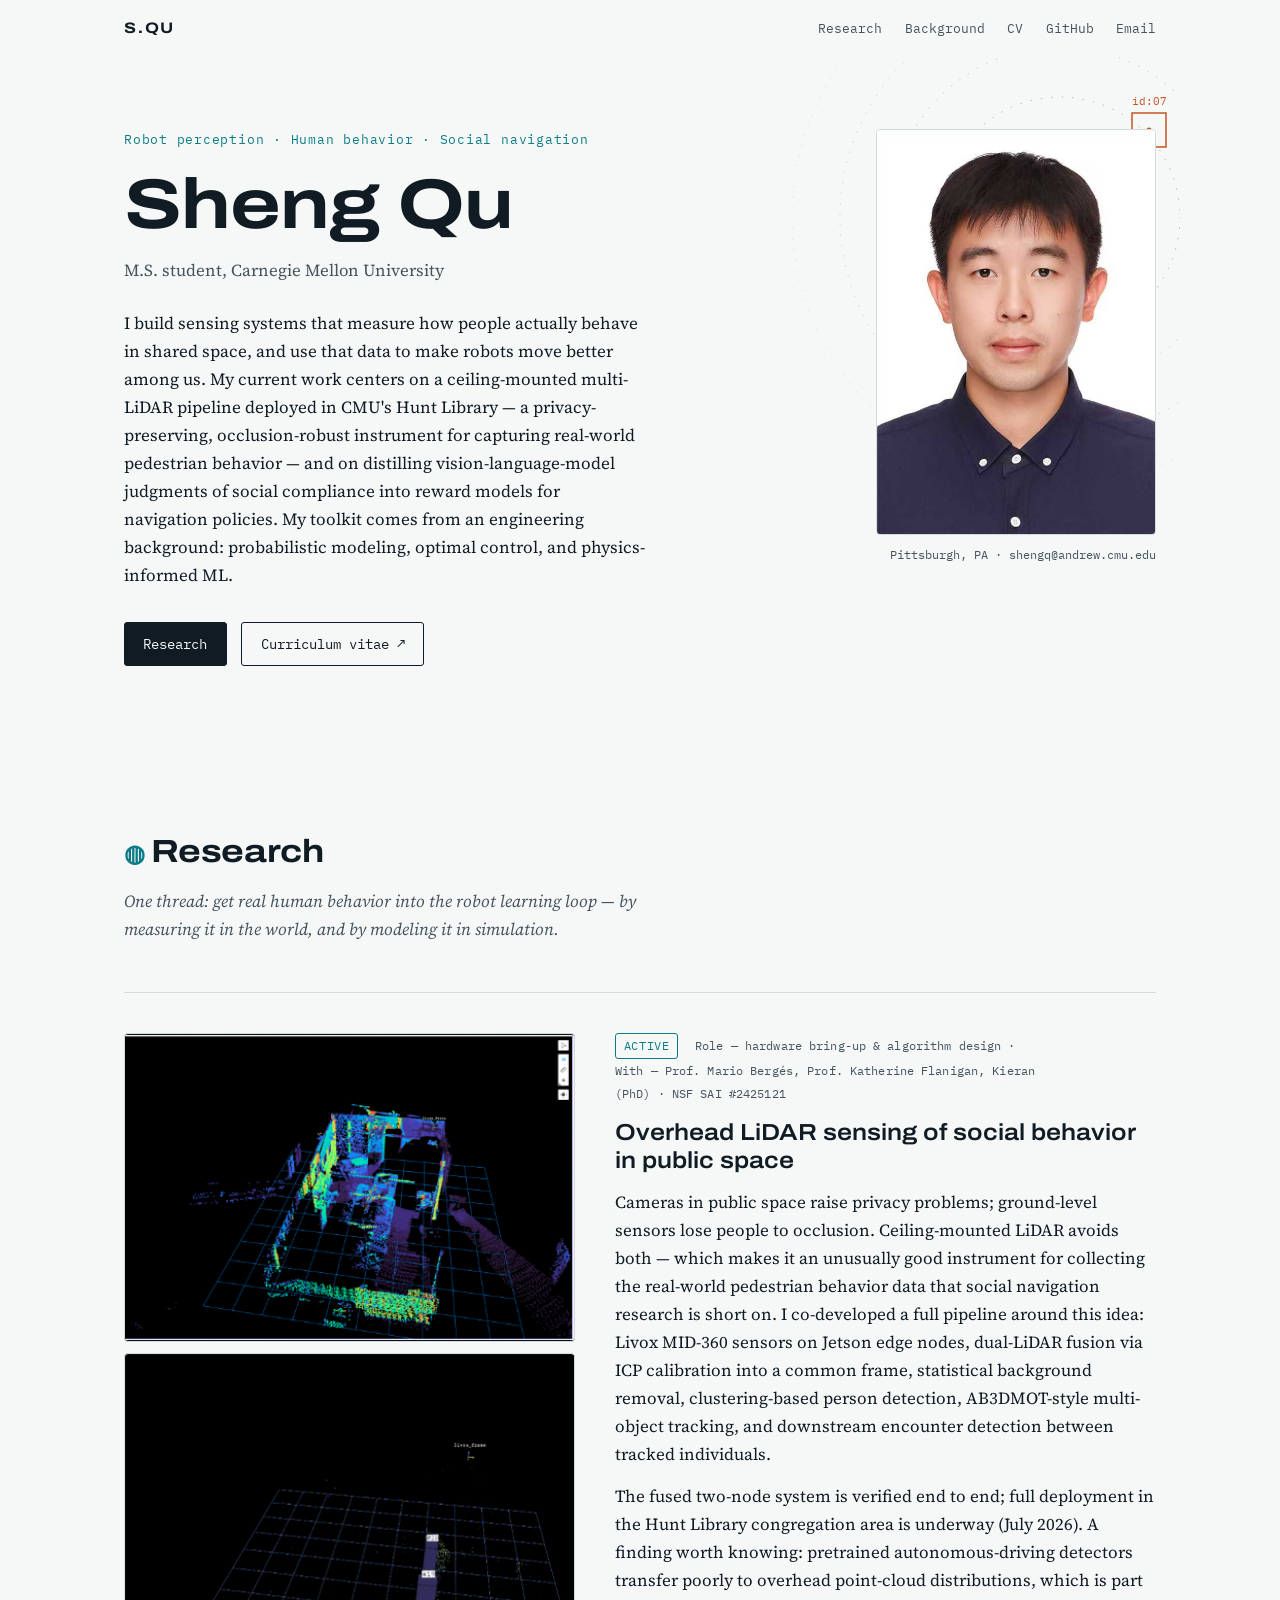
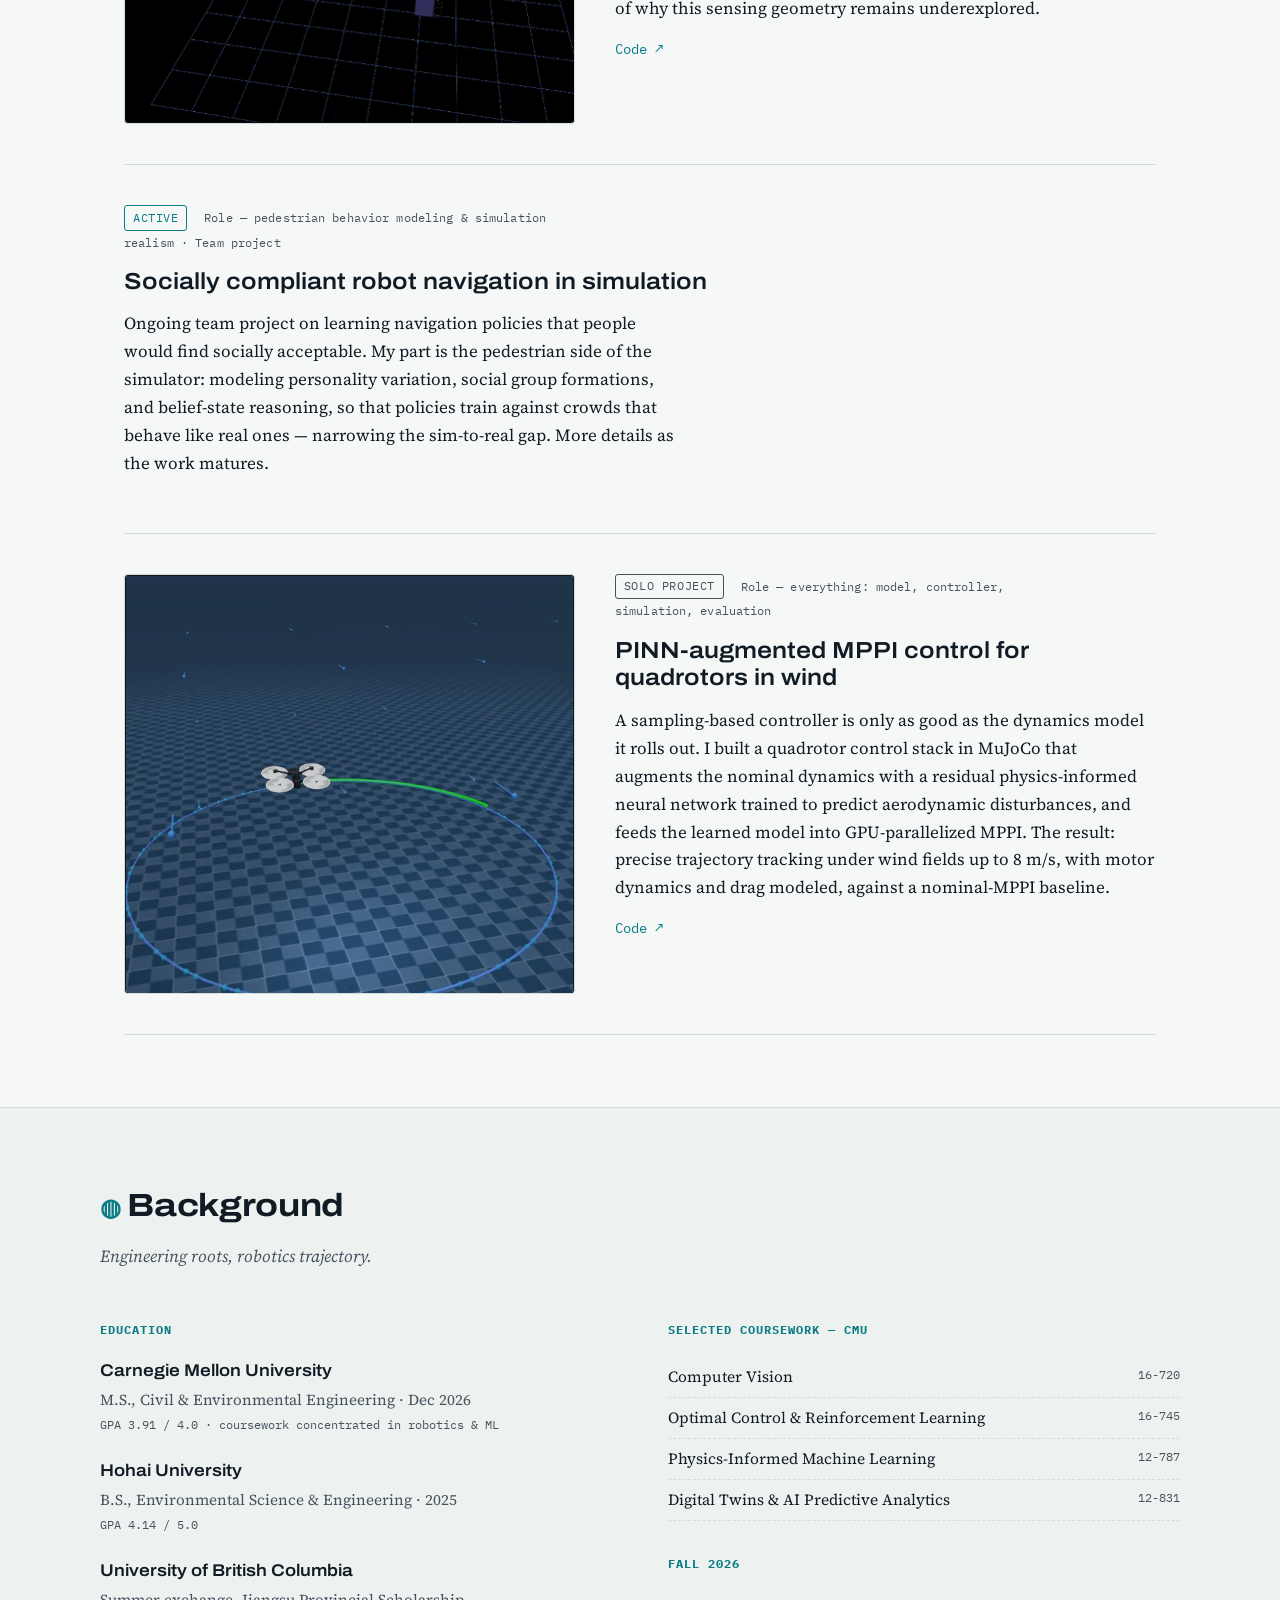
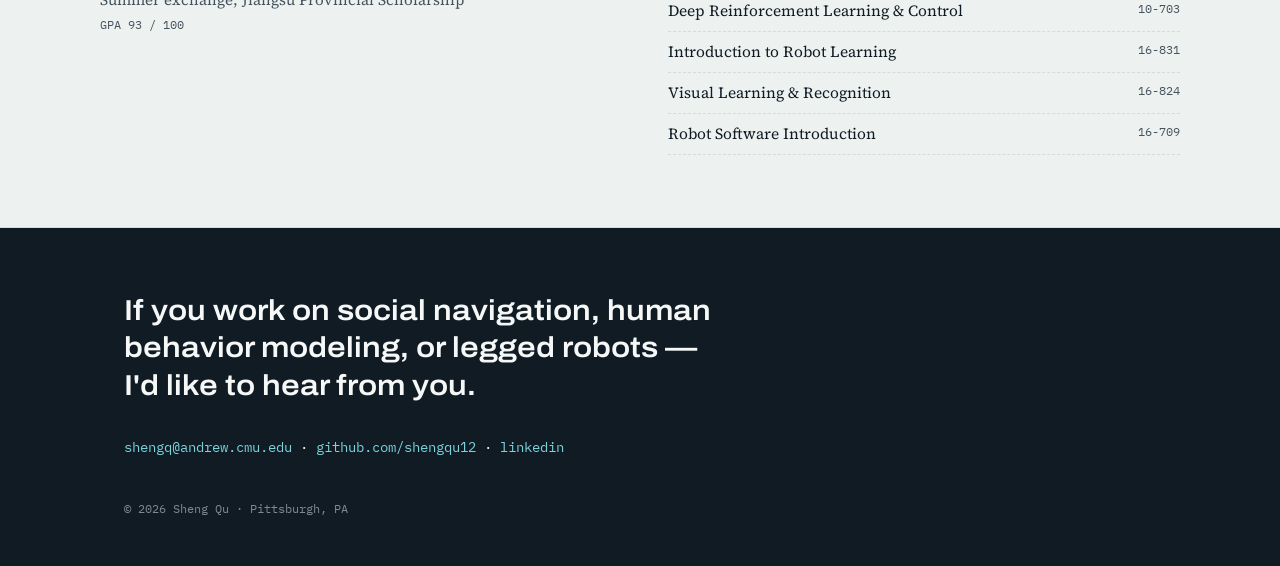
<file: index.html>
<!DOCTYPE html>
<html lang="en">
<head>
<meta charset="UTF-8">
<meta name="viewport" content="width=device-width, initial-scale=1.0">
<title>Sheng Qu — Robot Perception & Social Navigation</title>
<meta name="description" content="Sheng Qu — M.S. student at Carnegie Mellon University working on LiDAR-based human behavior sensing and socially compliant robot navigation. Seeking PhD positions in robotics, Fall 2027.">
<link rel="preconnect" href="https://fonts.googleapis.com">
<link rel="preconnect" href="https://fonts.gstatic.com" crossorigin>
<link href="https://fonts.googleapis.com/css2?family=Archivo:wdth,wght@62..125,400..700&family=Source+Serif+4:ital,opsz,wght@0,8..60,400..600;1,8..60,400&family=IBM+Plex+Mono:wght@400;500&display=swap" rel="stylesheet">
<link rel="stylesheet" href="style.css">
</head>
<body>

<nav class="nav">
  <a class="nav-name" href="#top">S.QU</a>
  <div class="nav-links">
    <a href="#research">Research</a>
    <a href="#background">Background</a>
    <a href="assets/cv.pdf" target="_blank" rel="noopener">CV</a>
    <a href="https://github.com/shengqu12" target="_blank" rel="noopener">GitHub</a>
    <a href="mailto:shengq@andrew.cmu.edu">Email</a>
  </div>
</nav>

<!-- ============ HERO ============ -->
<header class="hero" id="top">
  <div class="hero-scan" aria-hidden="true">
    <svg viewBox="0 0 560 560" xmlns="http://www.w3.org/2000/svg">
      <defs>
        <radialGradient id="fade" cx="50%" cy="50%" r="50%">
          <stop offset="60%" stop-color="var(--scan)" stop-opacity="0.9"/>
          <stop offset="100%" stop-color="var(--scan)" stop-opacity="0"/>
        </radialGradient>
      </defs>
      <g class="scan-rings" stroke="var(--scan)" fill="none" stroke-dasharray="1.5 9">
        <circle cx="280" cy="280" r="70"  stroke-opacity="0.55"/>
        <circle cx="280" cy="280" r="120" stroke-opacity="0.45"/>
        <circle cx="280" cy="280" r="170" stroke-opacity="0.35"/>
        <circle cx="280" cy="280" r="220" stroke-opacity="0.25"/>
        <circle cx="280" cy="280" r="268" stroke-opacity="0.15"/>
      </g>
      <g class="sweep">
        <line x1="280" y1="280" x2="280" y2="8" stroke="url(#fade)" stroke-width="1.5"/>
      </g>
      <circle cx="280" cy="280" r="5" fill="var(--scan)"/>
      <!-- tracked pedestrians -->
      <g class="track" font-family="'IBM Plex Mono', monospace" font-size="11">
        <rect x="352" y="176" width="34" height="34" fill="none" stroke="var(--signal)" stroke-width="1.5"/>
        <text x="352" y="168" fill="var(--signal)">id:07</text>
        <circle cx="369" cy="193" r="2.5" fill="var(--signal)"/>
        <path d="M369 193 q-30 22 -46 58" stroke="var(--signal)" stroke-width="1" fill="none" stroke-dasharray="2 4" opacity="0.7"/>
      </g>
      <g class="track track-2" font-family="'IBM Plex Mono', monospace" font-size="11">
        <rect x="156" y="330" width="34" height="34" fill="none" stroke="var(--scan)" stroke-width="1.5"/>
        <text x="156" y="322" fill="var(--scan)">id:12</text>
        <circle cx="173" cy="347" r="2.5" fill="var(--scan)"/>
        <path d="M173 347 q42 -8 78 -34" stroke="var(--scan)" stroke-width="1" fill="none" stroke-dasharray="2 4" opacity="0.7"/>
      </g>
    </svg>
  </div>

  <div class="hero-inner">
    <div class="hero-text">
      <p class="eyebrow">Robot perception · Human behavior · Social navigation</p>
      <h1>Sheng&nbsp;Qu</h1>
      <p class="hero-role">M.S. student, Carnegie Mellon University<br>
      <span class="hero-seeking"></span></p>
      <p class="hero-bio">
        I build sensing systems that measure how people actually behave in shared space,
        and use that data to make robots move better among us. My current work centers on a
        ceiling-mounted multi-LiDAR pipeline deployed in CMU's Hunt Library — a
        privacy-preserving, occlusion-robust instrument for capturing real-world pedestrian
        behavior — and on distilling vision-language-model judgments of social compliance
        into reward models for navigation policies. My toolkit comes from an engineering
        background: probabilistic modeling, optimal control, and physics-informed ML.
      </p>
      <div class="hero-actions">
        <a class="btn btn-solid" href="#research">Research</a>
        <a class="btn" href="assets/cv.pdf" target="_blank" rel="noopener">Curriculum vitae ↗</a>
      </div>
    </div>
    <figure class="hero-photo">
      <img src="assets/headshot.jpg" alt="Portrait of Sheng Qu" width="280" height="373">
      <figcaption class="mono">Pittsburgh, PA · shengq@andrew.cmu.edu</figcaption>
    </figure>
  </div>
</header>

<!-- ============ RESEARCH ============ -->
<main>
<section class="section" id="research">
  <div class="section-head">
    <h2>Research</h2>
    <p class="section-sub">One thread: get real human behavior into the robot learning loop —
    by measuring it in the world, and by modeling it in simulation.</p>
  </div>

  <!-- Project 1 -->
  <article class="project">
    <div class="project-media project-media-double">
      <img src="assets/lidar-scene.png" alt="Fused dual-LiDAR point cloud of an indoor scene, colored by height">
      <img src="assets/lidar-tracking.png" alt="Detected and tracked pedestrians shown as 3D bounding boxes on the LiDAR ground grid">
    </div>
    <div class="project-body">
      <p class="meta mono">
        <span class="tag tag-active">Active</span>
        Role — hardware bring-up &amp; algorithm design ·
        With — Prof. Mario Bergés, Prof. Katherine Flanigan, Kieran (PhD) ·
        NSF SAI #2425121
      </p>
      <h3>Overhead LiDAR sensing of social behavior in public space</h3>
      <p>
        Cameras in public space raise privacy problems; ground-level sensors lose people to
        occlusion. Ceiling-mounted LiDAR avoids both — which makes it an unusually good
        instrument for collecting the real-world pedestrian behavior data that social
        navigation research is short on. I co-developed a full pipeline around this idea:
        Livox MID-360 sensors on Jetson edge nodes, dual-LiDAR fusion via ICP calibration
        into a common frame, statistical background removal, clustering-based person
        detection, AB3DMOT-style multi-object tracking, and downstream encounter detection
        between tracked individuals.
      </p>
      <p>
        The fused two-node system is verified end to end; full deployment in the Hunt
        Library congregation area is underway (July 2026). A finding worth knowing:
        pretrained autonomous-driving detectors transfer poorly to overhead point-cloud
        distributions, which is part of why this sensing geometry remains underexplored.
      </p>
      <p class="links mono">
        <a href="https://github.com/shengqu12/Lidar_Social_Recognition" target="_blank" rel="noopener">Code ↗</a>
      </p>
    </div>
  </article>

  <!-- Project 2 -->
  <article class="project project-compact">
    <div class="project-body">
      <p class="meta mono">
        <span class="tag tag-active">Active</span>
        Role — pedestrian behavior modeling &amp; simulation realism · Team project
      </p>
      <h3>Socially compliant robot navigation in simulation</h3>
      <p>
        Ongoing team project on learning navigation policies that people would find
        socially acceptable. My part is the pedestrian side of the simulator: modeling
        personality variation, social group formations, and belief-state reasoning, so
        that policies train against crowds that behave like real ones — narrowing the
        sim-to-real gap. More details as the work matures.
      </p>
    </div>
  </article>

  <!-- Project 3 -->
  <article class="project">
    <div class="project-media">
      <img src="assets/pinn-demo.png" alt="Quadrotor in MuJoCo tracking a circular reference trajectory under a visualized wind field">
    </div>
    <div class="project-body">
      <p class="meta mono">
        <span class="tag">Solo project</span>
        Role — everything: model, controller, simulation, evaluation
      </p>
      <h3>PINN-augmented MPPI control for quadrotors in wind</h3>
      <p>
        A sampling-based controller is only as good as the dynamics model it rolls out.
        I built a quadrotor control stack in MuJoCo that augments the nominal dynamics
        with a residual physics-informed neural network trained to predict aerodynamic
        disturbances, and feeds the learned model into GPU-parallelized MPPI. The result:
        precise trajectory tracking under wind fields up to 8&nbsp;m/s, with motor dynamics
        and drag modeled, against a nominal-MPPI baseline.
      </p>
      <p class="links mono">
        <a href="https://github.com/shengqu12/PINN-based-MPPI-for-Quadrotors-under-Wind-Disturbance" target="_blank" rel="noopener">Code ↗</a>
      </p>
    </div>
  </article>
</section>

<!-- ============ BACKGROUND ============ -->
<section class="section section-alt" id="background">
  <div class="section-head">
    <h2>Background</h2>
    <p class="section-sub">Engineering roots, robotics trajectory.</p>
  </div>

  <div class="bg-grid">
    <div class="bg-col">
      <h4 class="mono bg-label">Education</h4>
      <ul class="edu">
        <li>
          <strong>Carnegie Mellon University</strong>
          <span>M.S., Civil &amp; Environmental Engineering · Dec 2026</span>
          <span class="mono edu-note">GPA 3.91 / 4.0 · coursework concentrated in robotics &amp; ML</span>
        </li>
        <li>
          <strong>Hohai University</strong>
          <span>B.S., Environmental Science &amp; Engineering · 2025</span>
          <span class="mono edu-note">GPA 4.14 / 5.0</span>
        </li>
        <li>
          <strong>University of British Columbia</strong>
          <span>Summer exchange, Jiangsu Provincial Scholarship</span>
          <span class="mono edu-note">GPA 93 / 100</span>
        </li>
      </ul>
    </div>
    <div class="bg-col">
      <h4 class="mono bg-label">Selected coursework — CMU</h4>
      <ul class="course-list">
        <li>Computer Vision <span class="mono">16-720</span></li>
        <li>Optimal Control &amp; Reinforcement Learning <span class="mono">16-745</span></li>
        <li>Physics-Informed Machine Learning<span class="mono">12-787</span></li>
        <li>Digital Twins &amp; AI Predictive Analytics<span class="mono">12-831</span></li>
      </ul>
      <h4 class="mono bg-label">Fall 2026</h4>
      <ul class="course-list">
        <li>Deep Reinforcement Learning &amp; Control <span class="mono">10-703</span></li>
        <li>Introduction to Robot Learning <span class="mono">16-831</span></li>
        <li>Visual Learning &amp; Recognition <span class="mono">16-824</span></li>
        <li>Robot Software Introduction <span class="mono">16-709</span></li>
      </ul>
    </div>
  </div>
</section>

<!-- ============ CONTACT ============ -->
<footer class="footer" id="contact">
  <div class="footer-inner">
    <p class="footer-big">If you work on social navigation, human behavior modeling,
    or legged robots — I'd like to hear from you.</p>
    <p class="mono footer-links">
      <a href="mailto:shengq@andrew.cmu.edu">shengq@andrew.cmu.edu</a> ·
      <a href="https://github.com/shengqu12" target="_blank" rel="noopener">github.com/shengqu12</a> ·
      <a href="https://www.linkedin.com/in/shengqu12123/" target="_blank" rel="noopener">linkedin</a>
    </p>
    <p class="mono footer-fine">© 2026 Sheng Qu · Pittsburgh, PA</p>
  </div>
</footer>
</main>

</body>
</html>
</file>
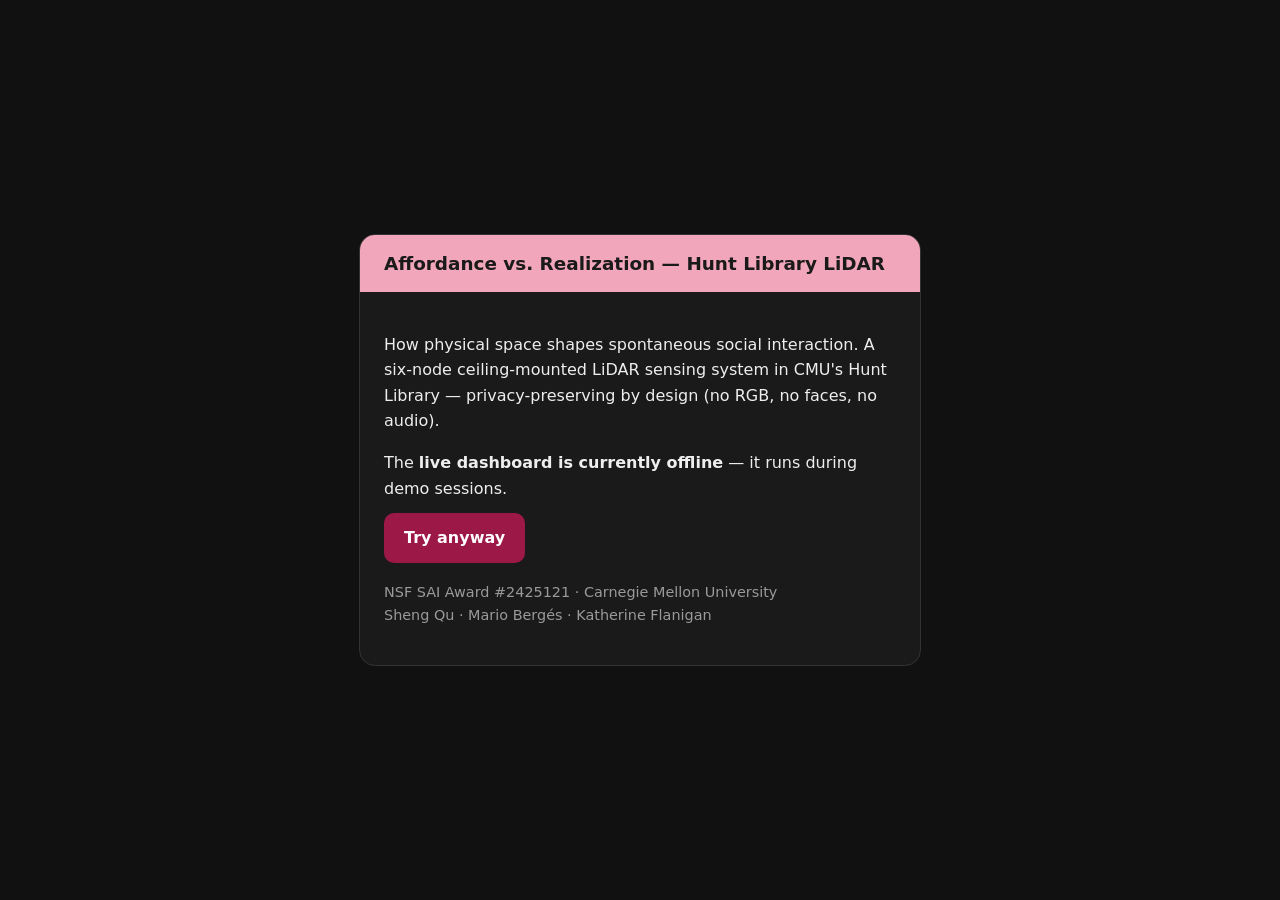
<file: hunt-demo/index.html>
<!DOCTYPE html>
<html lang="en">
<head>
<meta charset="utf-8">
<meta name="viewport" content="width=device-width, initial-scale=1">
<title>Hunt Library LiDAR — Demo</title>
<script>
  // ======= EDIT THESE when things move =======
  const LIVE_URL = "https://sheng-linux.tail5f2901.ts.net/"; // live dashboard (Funnel); "" = none
  const PROBE_MS = 3000;                                     // liveness check timeout
  // ===========================================
</script>
<style>
  :root { --pink:#F2A6BB; --dark:#9C1846; --ink:#1a1a1a; }
  body { margin:0; background:#111; color:#eee;
         font-family:system-ui,-apple-system,sans-serif;
         min-height:100vh; display:flex; align-items:center; justify-content:center; }
  .card { max-width:560px; margin:24px; background:#1a1a1a; border-radius:16px;
          overflow:hidden; border:1px solid #333; }
  .head { background:var(--pink); color:var(--ink); padding:18px 24px;
          font-weight:800; font-size:1.15rem; }
  .body { padding:24px; line-height:1.6; }
  .btn  { display:inline-block; margin-top:12px; padding:12px 20px;
          background:var(--dark); color:#fff; border-radius:10px;
          text-decoration:none; font-weight:700; }
  .muted { color:#9a9a9a; font-size:.9rem; margin-top:18px; }
</style>
</head>
<body>
  <div class="card">
    <div class="head">Affordance vs. Realization — Hunt Library LiDAR</div>
    <div class="body">
      <p>How physical space shapes spontaneous social interaction. A six-node
         ceiling-mounted LiDAR sensing system in CMU's Hunt Library —
         privacy-preserving by design (no RGB, no faces, no audio).</p>
      <p id="cta"><strong>Checking whether the live dashboard is up…</strong></p>
      <p class="muted">NSF SAI Award #2425121 · Carnegie Mellon University<br>
         Sheng Qu · Mario Bergés · Katherine Flanigan</p>
    </div>
  </div>
  <script>
    (async () => {
      const cta = document.getElementById('cta');
      if (!LIVE_URL) {
        cta.innerHTML = '<strong>Demo video coming soon.</strong> Check back shortly!';
        return;
      }
      const ctl = new AbortController();
      const t = setTimeout(() => ctl.abort(), PROBE_MS);
      try {
        await fetch(LIVE_URL, { mode: 'no-cors', cache: 'no-store', signal: ctl.signal });
        clearTimeout(t);
        cta.innerHTML = 'Live dashboard is up — taking you there… ' +
          '<br><a class="btn" href="' + LIVE_URL + '">Open now</a>';
        location.replace(LIVE_URL);
      } catch (e) {
        clearTimeout(t);
        cta.innerHTML = 'The <strong>live dashboard is currently offline</strong> — ' +
          'it runs during demo sessions.' +
          '<br><a class="btn" href="' + LIVE_URL + '">Try anyway</a>';
      }
    })();
  </script>
</body>
</html>
</file>
<file: style.css>
/* ==========================================================
   Sheng Qu — academic site
   Palette: cool paper ground, ink text, LiDAR teal, signal orange
   Type: Archivo (display) · Source Serif 4 (body) · IBM Plex Mono (meta)
   ========================================================== */

:root {
  --paper:  #F6F8F7;
  --panel:  #EDF1EF;
  --ink:    #101B24;
  --slate:  #45535E;
  --scan:   #0B7C86;   /* point-cloud teal */
  --signal: #C2410C;   /* intensity orange — small doses only */
  --rule:   #D4DCD9;
  --maxw: 1080px;
}

* { margin: 0; padding: 0; box-sizing: border-box; }

html { scroll-behavior: smooth; }
@media (prefers-reduced-motion: reduce) {
  html { scroll-behavior: auto; }
  .sweep, .scan-rings { animation: none !important; }
}

body {
  background: var(--paper);
  color: var(--ink);
  font-family: 'Source Serif 4', Georgia, serif;
  font-size: 1.06rem;
  line-height: 1.65;
  -webkit-font-smoothing: antialiased;
}

.mono { font-family: 'IBM Plex Mono', monospace; }

a { color: var(--scan); text-decoration: none; }
a:hover { text-decoration: underline; text-underline-offset: 3px; }
a:focus-visible { outline: 2px solid var(--signal); outline-offset: 3px; border-radius: 2px; }

/* ---------- nav ---------- */
.nav {
  position: sticky; top: 0; z-index: 10;
  display: flex; justify-content: space-between; align-items: center;
  max-width: var(--maxw); margin: 0 auto;
  padding: 1rem 1.5rem;
  background: color-mix(in srgb, var(--paper) 88%, transparent);
  backdrop-filter: blur(6px);
}
.nav-name {
  font-family: 'Archivo', sans-serif;
  font-weight: 700; font-stretch: 115%;
  letter-spacing: 0.12em; color: var(--ink); font-size: 0.95rem;
}
.nav-links { display: flex; gap: 1.4rem; }
.nav-links a {
  font-family: 'IBM Plex Mono', monospace;
  font-size: 0.82rem; color: var(--slate);
}
.nav-links a:hover { color: var(--scan); text-decoration: none; }

/* ---------- hero ---------- */
.hero {
  position: relative;
  max-width: var(--maxw); margin: 0 auto;
  padding: 4.5rem 1.5rem 5.5rem;
  overflow: hidden;
}
.hero-scan {
  position: absolute; right: -160px; top: -120px;
  width: 560px; height: 560px;
  opacity: 0.9; pointer-events: none;
}
.sweep { transform-origin: 280px 280px; animation: sweep 14s linear infinite; }
@keyframes sweep { to { transform: rotate(360deg); } }

.hero-inner {
  position: relative;
  display: grid; grid-template-columns: 1fr 280px;
  gap: 3.5rem; align-items: start;
}
.eyebrow {
  font-family: 'IBM Plex Mono', monospace;
  font-size: 0.8rem; letter-spacing: 0.06em;
  color: var(--scan);
  margin-bottom: 1.2rem;
}
.hero h1 {
  font-family: 'Archivo', sans-serif;
  font-weight: 700; font-stretch: 120%;
  font-size: clamp(2.8rem, 6vw, 4.4rem);
  line-height: 1.02; letter-spacing: -0.015em;
  margin-bottom: 1rem;
}
.hero h1 .cn {
  font-size: 0.38em; font-weight: 400; font-stretch: 100%;
  color: var(--slate); vertical-align: 0.5em; margin-left: 0.4em;
}
.hero-role { font-size: 1.05rem; color: var(--slate); margin-bottom: 1.6rem; }
.hero-seeking {
  color: var(--signal);
  font-family: 'IBM Plex Mono', monospace; font-size: 0.85rem;
}
.hero-bio { max-width: 58ch; margin-bottom: 2rem; }

.hero-actions { display: flex; gap: 0.9rem; }
.btn {
  font-family: 'IBM Plex Mono', monospace; font-size: 0.85rem;
  padding: 0.6rem 1.15rem;
  border: 1.5px solid var(--ink); border-radius: 3px;
  color: var(--ink);
}
.btn:hover { text-decoration: none; background: var(--panel); }
.btn-solid { background: var(--ink); color: var(--paper); }
.btn-solid:hover { background: var(--scan); border-color: var(--scan); }

.hero-photo img {
  width: 100%; height: auto; display: block;
  border-radius: 4px;
  border: 1px solid var(--rule);
}
.hero-photo figcaption {
  font-size: 0.72rem; color: var(--slate);
  margin-top: 0.6rem; text-align: right;
}

/* ---------- sections ---------- */
.section { max-width: var(--maxw); margin: 0 auto; padding: 4.5rem 1.5rem; }
.section-head { margin-bottom: 3rem; max-width: 60ch; }
.section h2 {
  font-family: 'Archivo', sans-serif;
  font-weight: 700; font-stretch: 118%;
  font-size: 2rem; letter-spacing: -0.01em;
  margin-bottom: 0.6rem;
}
.section h2::before {
  content: "◍ ";
  color: var(--scan); font-size: 0.75em;
}
.section-sub { color: var(--slate); font-style: italic; }

.section-alt {
  max-width: none;
  background: var(--panel);
  border-top: 1px solid var(--rule); border-bottom: 1px solid var(--rule);
}
.section-alt > * { max-width: var(--maxw); margin-left: auto; margin-right: auto; }
.section-alt .section-head { margin-bottom: 3rem; }

/* ---------- projects ---------- */
.project {
  display: grid; grid-template-columns: 5fr 6fr;
  gap: 2.5rem; align-items: start;
  padding: 2.5rem 0;
  border-top: 1px solid var(--rule);
}
.project:last-of-type { border-bottom: 1px solid var(--rule); }

.project-media img, .project-media .pipe {
  width: 100%; height: auto; display: block;
  border-radius: 4px; border: 1px solid var(--rule);
  background: #0b0f14;
}
.project-media .pipe { background: var(--paper); padding: 0.5rem 0; }
.project-media-double { display: grid; gap: 0.7rem; }

.meta {
  font-size: 0.76rem; color: var(--slate);
  letter-spacing: 0.01em; line-height: 1.9;
  margin-bottom: 0.9rem;
}
.tag {
  display: inline-block;
  border: 1px solid var(--slate); border-radius: 3px;
  padding: 0.05rem 0.5rem; margin-right: 0.6rem;
  font-size: 0.72rem; letter-spacing: 0.05em;
  text-transform: uppercase;
}
.tag-active { border-color: var(--scan); color: var(--scan); }

.project h3 {
  font-family: 'Archivo', sans-serif;
  font-weight: 600; font-stretch: 112%;
  font-size: 1.45rem; line-height: 1.2;
  margin-bottom: 0.9rem;
}
.project p { margin-bottom: 0.9rem; max-width: 62ch; }
.links { font-size: 0.85rem; }

/* ---------- background ---------- */
.bg-grid {
  display: grid; grid-template-columns: 1fr 1fr; gap: 3.5rem;
}
.bg-label {
  font-size: 0.78rem; letter-spacing: 0.08em; text-transform: uppercase;
  color: var(--scan); margin-bottom: 1.1rem;
}
.bg-col .bg-label:not(:first-child) { margin-top: 2rem; }

.edu { list-style: none; }
.edu li { margin-bottom: 1.4rem; display: grid; gap: 0.15rem; }
.edu strong { font-family: 'Archivo', sans-serif; font-stretch: 110%; font-weight: 600; }
.edu span { color: var(--slate); font-size: 0.95rem; }
.edu-note { font-size: 0.75rem !important; }

.course-list { list-style: none; }
.course-list li {
  display: flex; justify-content: space-between; gap: 1rem;
  padding: 0.45rem 0; border-bottom: 1px dashed var(--rule);
  font-size: 0.97rem;
}
.course-list .mono { color: var(--slate); font-size: 0.78rem; }

/* ---------- footer ---------- */
.footer { background: var(--ink); color: var(--paper); }
.footer-inner { max-width: var(--maxw); margin: 0 auto; padding: 4rem 1.5rem 3rem; }
.footer-big {
  font-family: 'Archivo', sans-serif;
  font-weight: 600; font-stretch: 112%;
  font-size: clamp(1.3rem, 3vw, 1.8rem); line-height: 1.3;
  max-width: 32ch; margin-bottom: 2rem;
}
.footer a { color: #7BD3DB; }
.footer-links { font-size: 0.85rem; margin-bottom: 2.5rem; }
.footer-fine { font-size: 0.72rem; color: #7d8a94; }

/* ---------- responsive ---------- */
@media (max-width: 860px) {
  .hero-inner { grid-template-columns: 1fr; gap: 2rem; }
  .hero-photo { max-width: 240px; }
  .hero-scan { opacity: 0.35; right: -220px; }
  .project { grid-template-columns: 1fr; gap: 1.4rem; }
  .bg-grid { grid-template-columns: 1fr; gap: 2.5rem; }
}
@media (max-width: 560px) {
  .nav-links { gap: 0.9rem; }
  .nav-links a { font-size: 0.75rem; }
  .section { padding: 3rem 1.2rem; }
}

/* compact project variant (no media column) */
.project-compact { grid-template-columns: 1fr; }
.project-compact .project-body { max-width: 68ch; }
</file>
